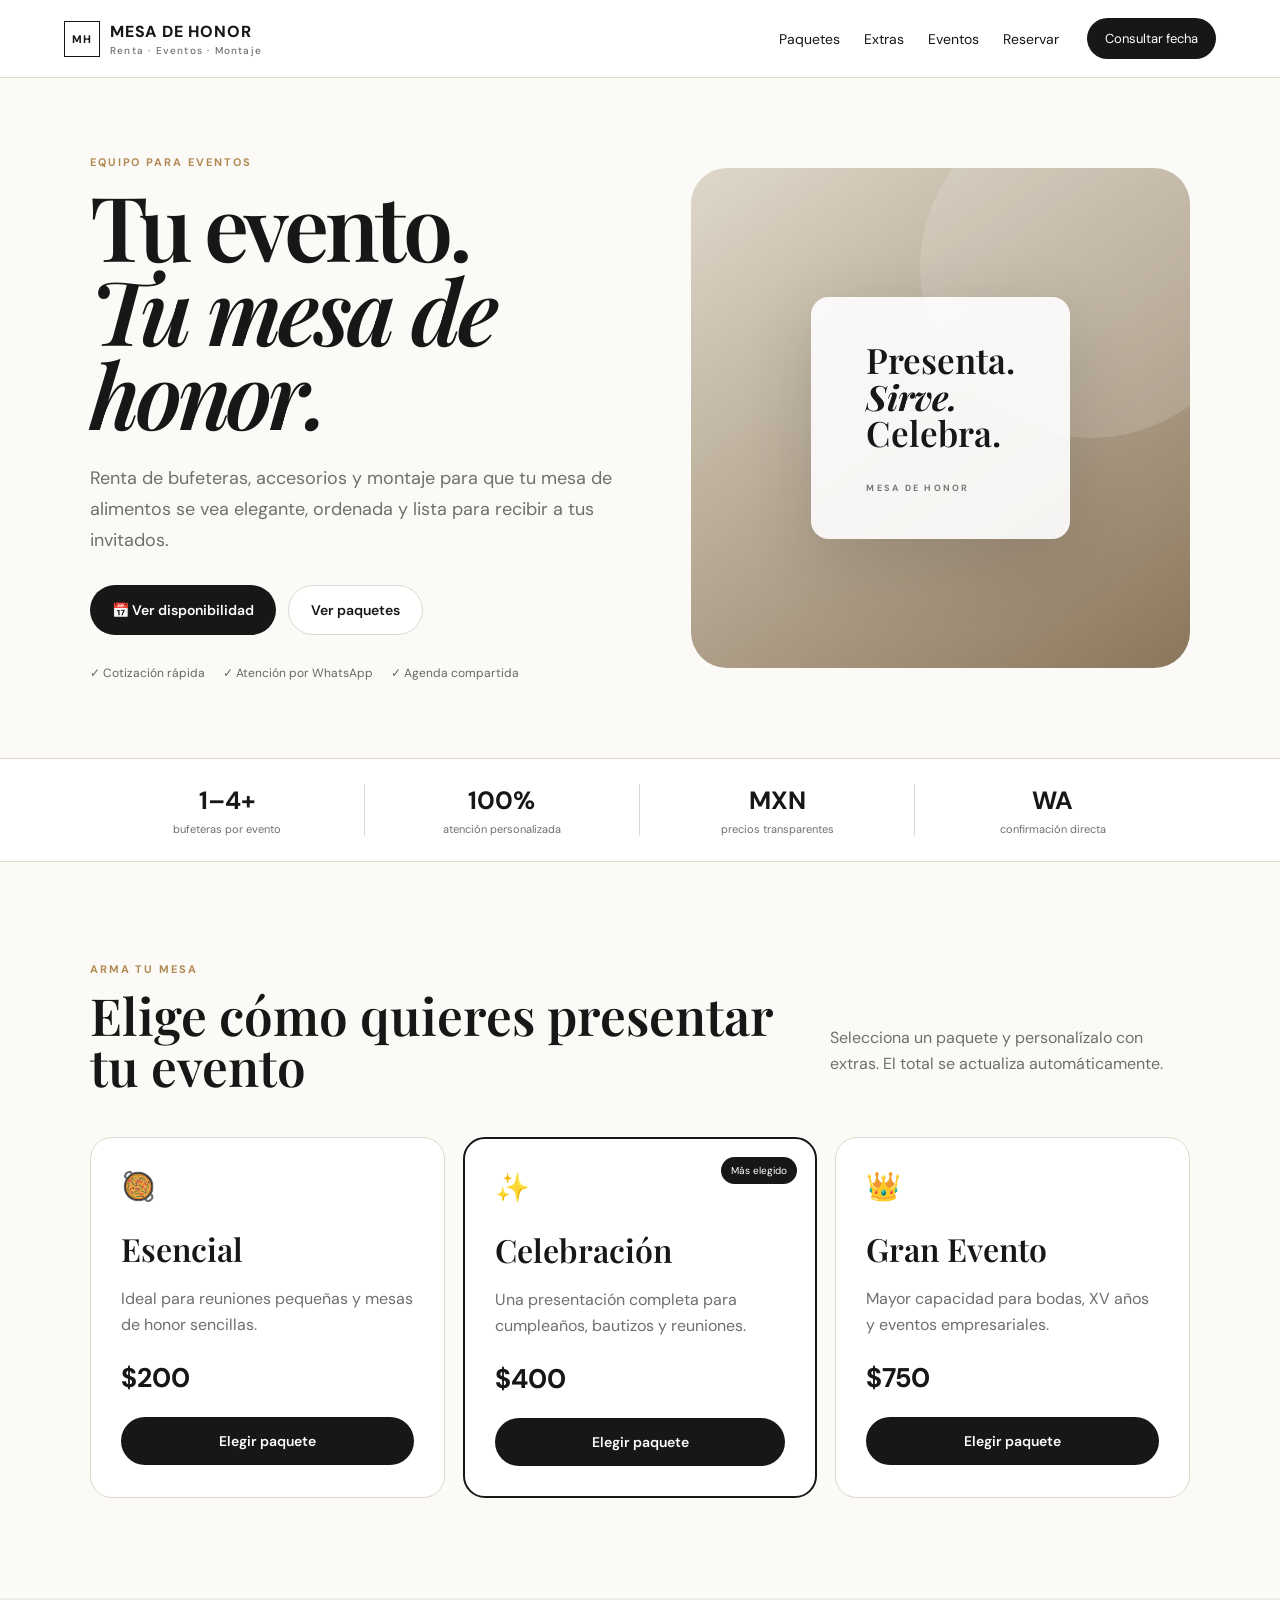
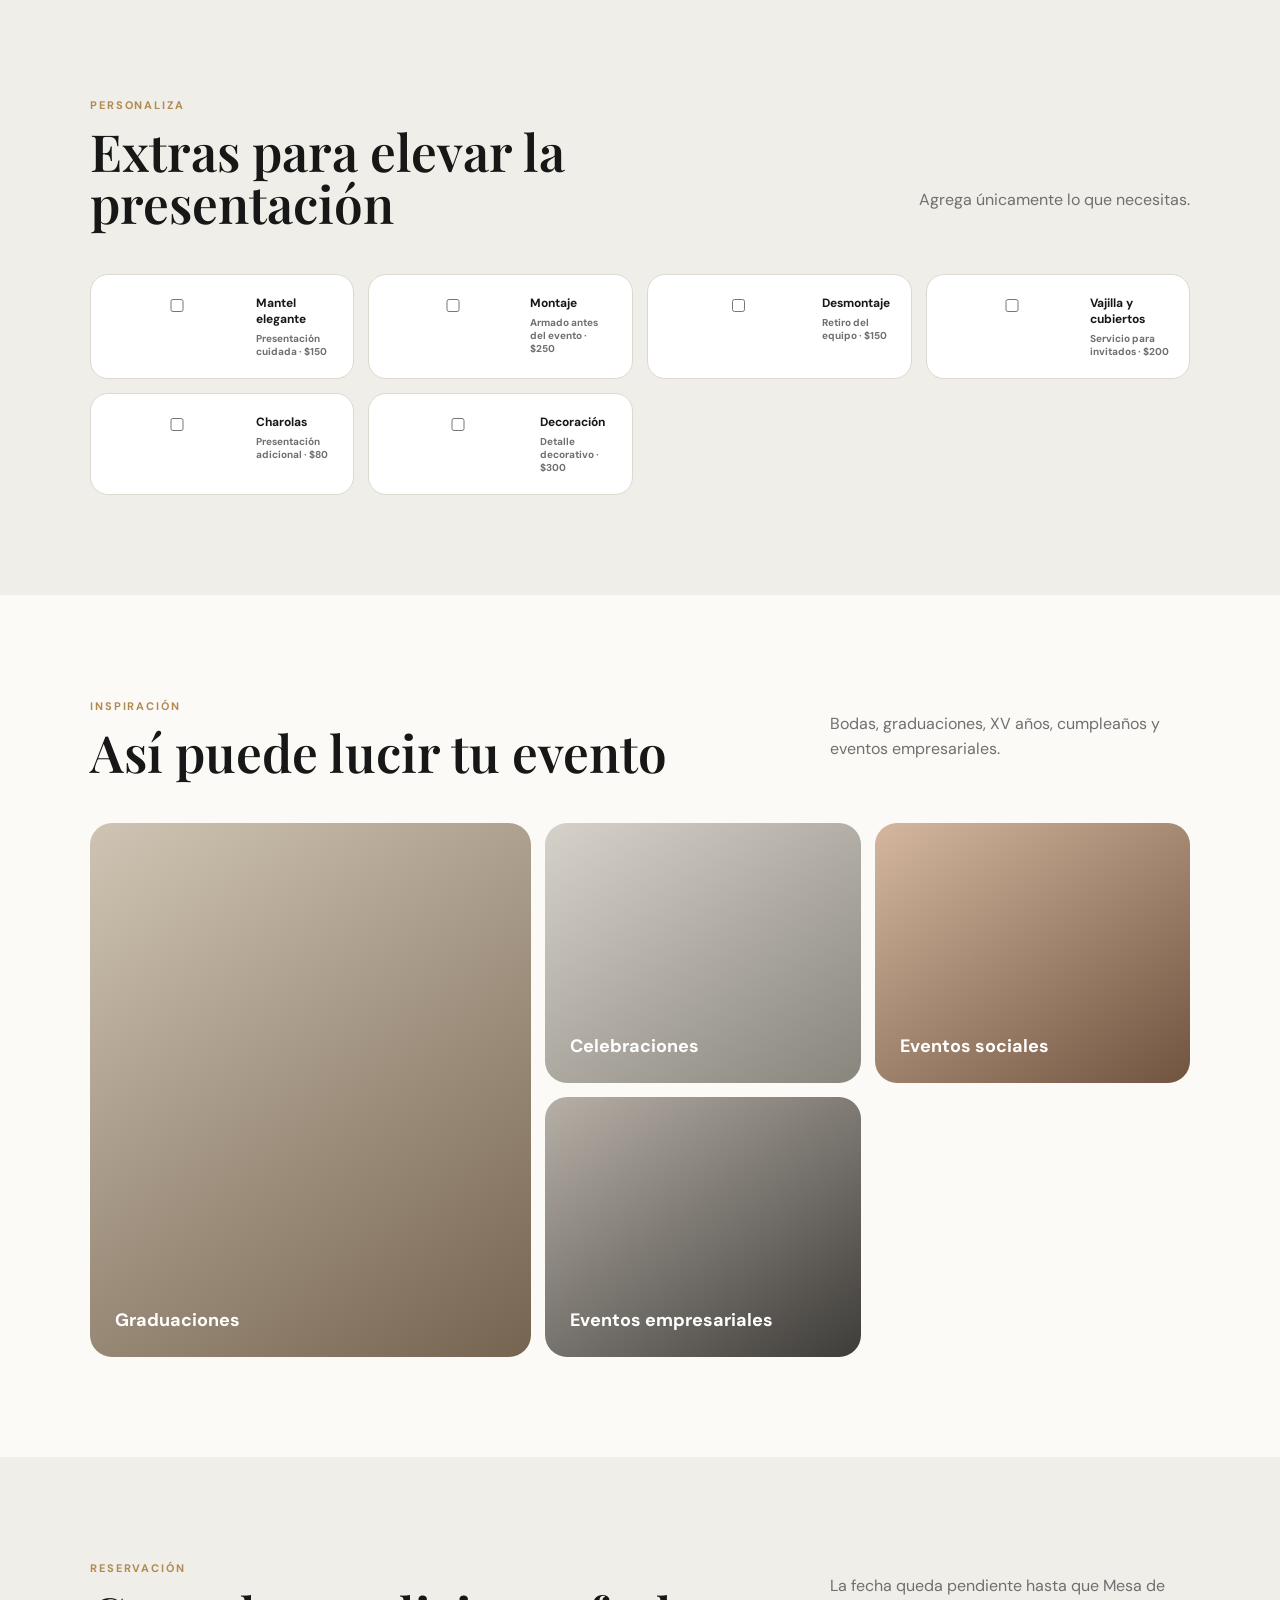
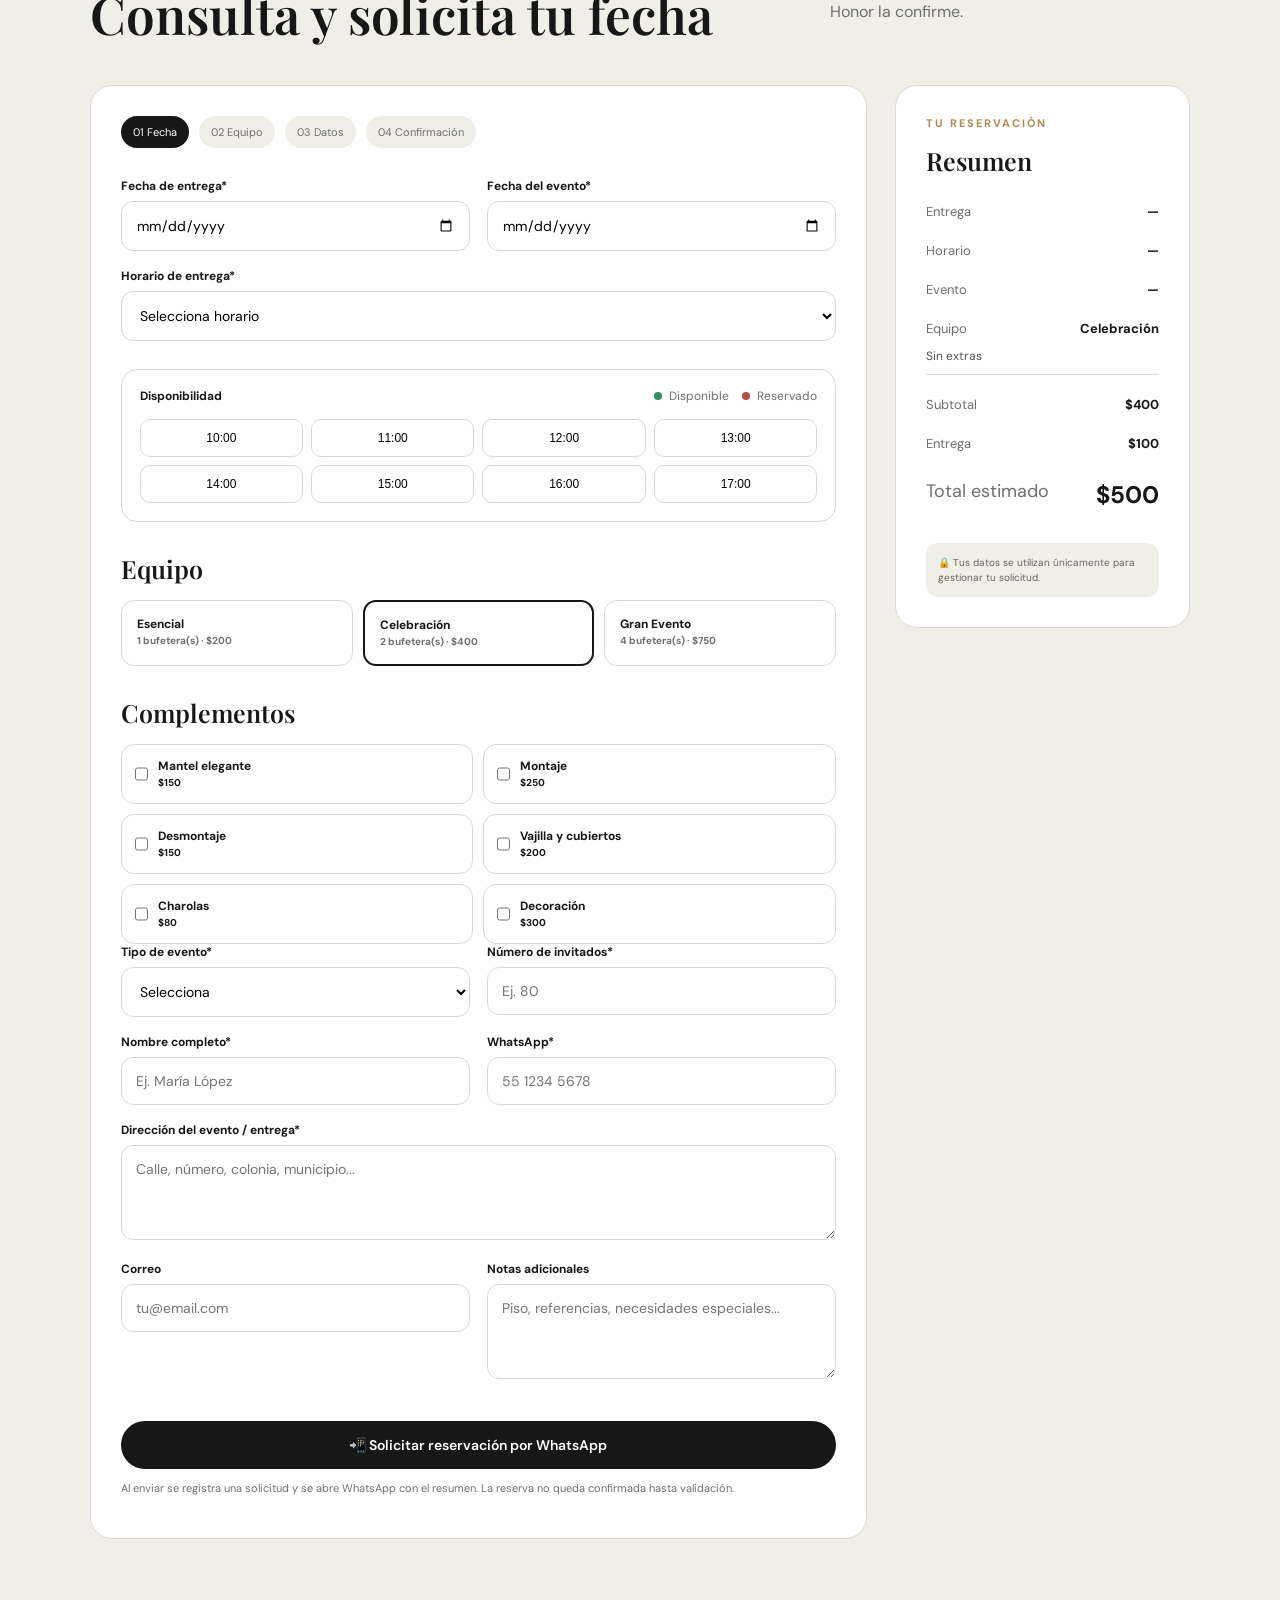
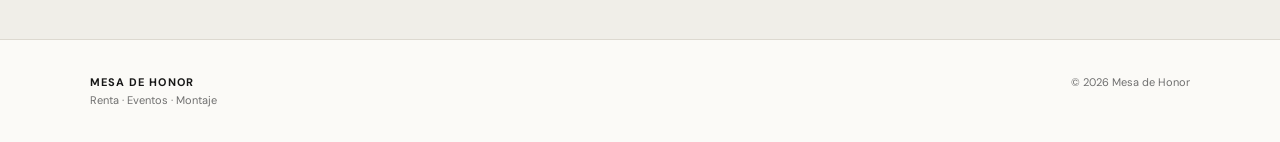
<file: index.html>
<!doctype html>
<html lang="es-MX">
<head>
  <meta charset="utf-8">
  <meta name="viewport" content="width=device-width, initial-scale=1">
  <meta name="theme-color" content="#151515">
  <meta name="description" content="Mesa de Honor — renta de bufeteras, accesorios y montaje para eventos.">
  <title>Mesa de Honor | Renta de Bufeteras</title>
  <link rel="stylesheet" href="css/styles.css">
</head>
<body>
<header class="site-header">
  <a class="brand" href="#inicio"><span class="brand-mark">MH</span><span>MESA DE HONOR<small>Renta · Eventos · Montaje</small></span></a>
  <nav>
    <a href="#paquetes">Paquetes</a><a href="#extras">Extras</a><a href="#galeria">Eventos</a><a href="#reservar">Reservar</a>
  </nav>
  <a class="header-cta" href="#reservar">Consultar fecha</a>
</header>

<main>
<section id="inicio" class="hero">
  <div class="hero-copy">
    <p class="eyebrow">EQUIPO PARA EVENTOS</p>
    <h1>Tu evento.<br><em>Tu mesa de honor.</em></h1>
    <p class="lead">Renta de bufeteras, accesorios y montaje para que tu mesa de alimentos se vea elegante, ordenada y lista para recibir a tus invitados.</p>
    <div class="hero-actions"><a class="btn btn-dark" href="#reservar">📅 Ver disponibilidad</a><a class="btn btn-light" href="#paquetes">Ver paquetes</a></div>
    <div class="trust"><span>✓ Cotización rápida</span><span>✓ Atención por WhatsApp</span><span>✓ Agenda compartida</span></div>
  </div>
  <div class="hero-art"><div class="hero-card"><span>Presenta.</span><strong>Sirve.</strong><span>Celebra.</span><small>MESA DE HONOR</small></div></div>
</section>

<section class="stats"><div><b>1–4+</b><span>bufeteras por evento</span></div><div><b>100%</b><span>atención personalizada</span></div><div><b>MXN</b><span>precios transparentes</span></div><div><b>WA</b><span>confirmación directa</span></div></section>

<section id="paquetes" class="section">
  <div class="section-head"><div><p class="eyebrow">ARMA TU MESA</p><h2>Elige cómo quieres presentar tu evento</h2></div><p>Selecciona un paquete y personalízalo con extras. El total se actualiza automáticamente.</p></div>
  <div id="packageGrid" class="cards"></div>
</section>

<section id="extras" class="section alt">
  <div class="section-head"><div><p class="eyebrow">PERSONALIZA</p><h2>Extras para elevar la presentación</h2></div><p>Agrega únicamente lo que necesitas.</p></div>
  <div id="extraGrid" class="extra-grid"></div>
</section>

<section id="galeria" class="section">
  <div class="section-head"><div><p class="eyebrow">INSPIRACIÓN</p><h2>Así puede lucir tu evento</h2></div><p>Bodas, graduaciones, XV años, cumpleaños y eventos empresariales.</p></div>
  <div class="gallery">
    <div class="gallery-card g1"><span>Graduaciones</span></div>
    <div class="gallery-card g2"><span>Celebraciones</span></div>
    <div class="gallery-card g3"><span>Eventos sociales</span></div>
    <div class="gallery-card g4"><span>Eventos empresariales</span></div>
  </div>
</section>

<section id="reservar" class="booking section alt">
  <div class="section-head"><div><p class="eyebrow">RESERVACIÓN</p><h2>Consulta y solicita tu fecha</h2></div><p>La fecha queda pendiente hasta que Mesa de Honor la confirme.</p></div>
  <div class="booking-layout">
    <form id="bookingForm" class="booking-form">
      <div class="steps"><span class="active">01 Fecha</span><span>02 Equipo</span><span>03 Datos</span><span>04 Confirmación</span></div>
      <div class="form-grid">
        <label>Fecha de entrega*<input id="deliveryDate" type="date" required></label>
        <label>Fecha del evento*<input id="eventDate" type="date" required></label>
        <label class="full">Horario de entrega*
          <select id="time" required><option value="">Selecciona horario</option></select>
        </label>
      </div>
      <div class="availability"><div class="availability-head"><b>Disponibilidad</b><span><i class="dot free"></i> Disponible <i class="dot busy"></i> Reservado</span></div><div id="availabilityGrid" class="time-grid"></div></div>
      <h3>Equipo</h3><div id="bookingPackages" class="mini-options"></div>
      <h3>Complementos</h3><div id="bookingExtras" class="check-grid"></div>
      <div class="form-grid">
        <label>Tipo de evento*<select id="eventType" required><option value="">Selecciona</option><option>Boda</option><option>XV años</option><option>Graduación</option><option>Cumpleaños</option><option>Bautizo</option><option>Evento empresarial</option><option>Otro</option></select></label>
        <label>Número de invitados*<input id="guests" type="number" min="1" placeholder="Ej. 80" required></label>
        <label>Nombre completo*<input id="name" required placeholder="Ej. María López"></label>
        <label>WhatsApp*<input id="phone" required placeholder="55 1234 5678"></label>
        <label class="full">Dirección del evento / entrega*<textarea id="address" required placeholder="Calle, número, colonia, municipio..."></textarea></label>
        <label>Correo<input id="email" type="email" placeholder="tu@email.com"></label>
        <label>Notas adicionales<textarea id="notes" placeholder="Piso, referencias, necesidades especiales..."></textarea></label>
      </div>
      <button class="btn btn-dark full-btn" type="submit">📲 Solicitar reservación por WhatsApp</button>
      <p class="form-note">Al enviar se registra una solicitud y se abre WhatsApp con el resumen. La reserva no queda confirmada hasta validación.</p>
    </form>

    <aside class="summary">
      <div class="summary-sticky"><p class="eyebrow">TU RESERVACIÓN</p><h3>Resumen</h3>
        <div class="summary-row"><span>Entrega</span><b id="sDate">—</b></div><div class="summary-row"><span>Horario</span><b id="sTime">—</b></div><div class="summary-row"><span>Evento</span><b id="sEvent">—</b></div><div class="summary-row"><span>Equipo</span><b id="sPackage">—</b></div>
        <div id="sExtras" class="summary-list"></div><hr>
        <div class="money"><span>Subtotal</span><b id="subtotal">$0 MXN</b></div><div class="money"><span>Entrega</span><b id="delivery">$0 MXN</b></div><div class="money total"><span>Total estimado</span><b id="total">$0 MXN</b></div>
        <div class="security">🔒 Tus datos se utilizan únicamente para gestionar tu solicitud.</div>
      </div>
    </aside>
  </div>
</section>
</main>

<footer><div><b>MESA DE HONOR</b><span>Renta · Eventos · Montaje</span></div><span>© <span id="year"></span> Mesa de Honor</span></footer>
<div id="toast" class="toast"></div>
<script src="js/config.js"></script><script src="js/app.js"></script>
</body>
</html>
</file>
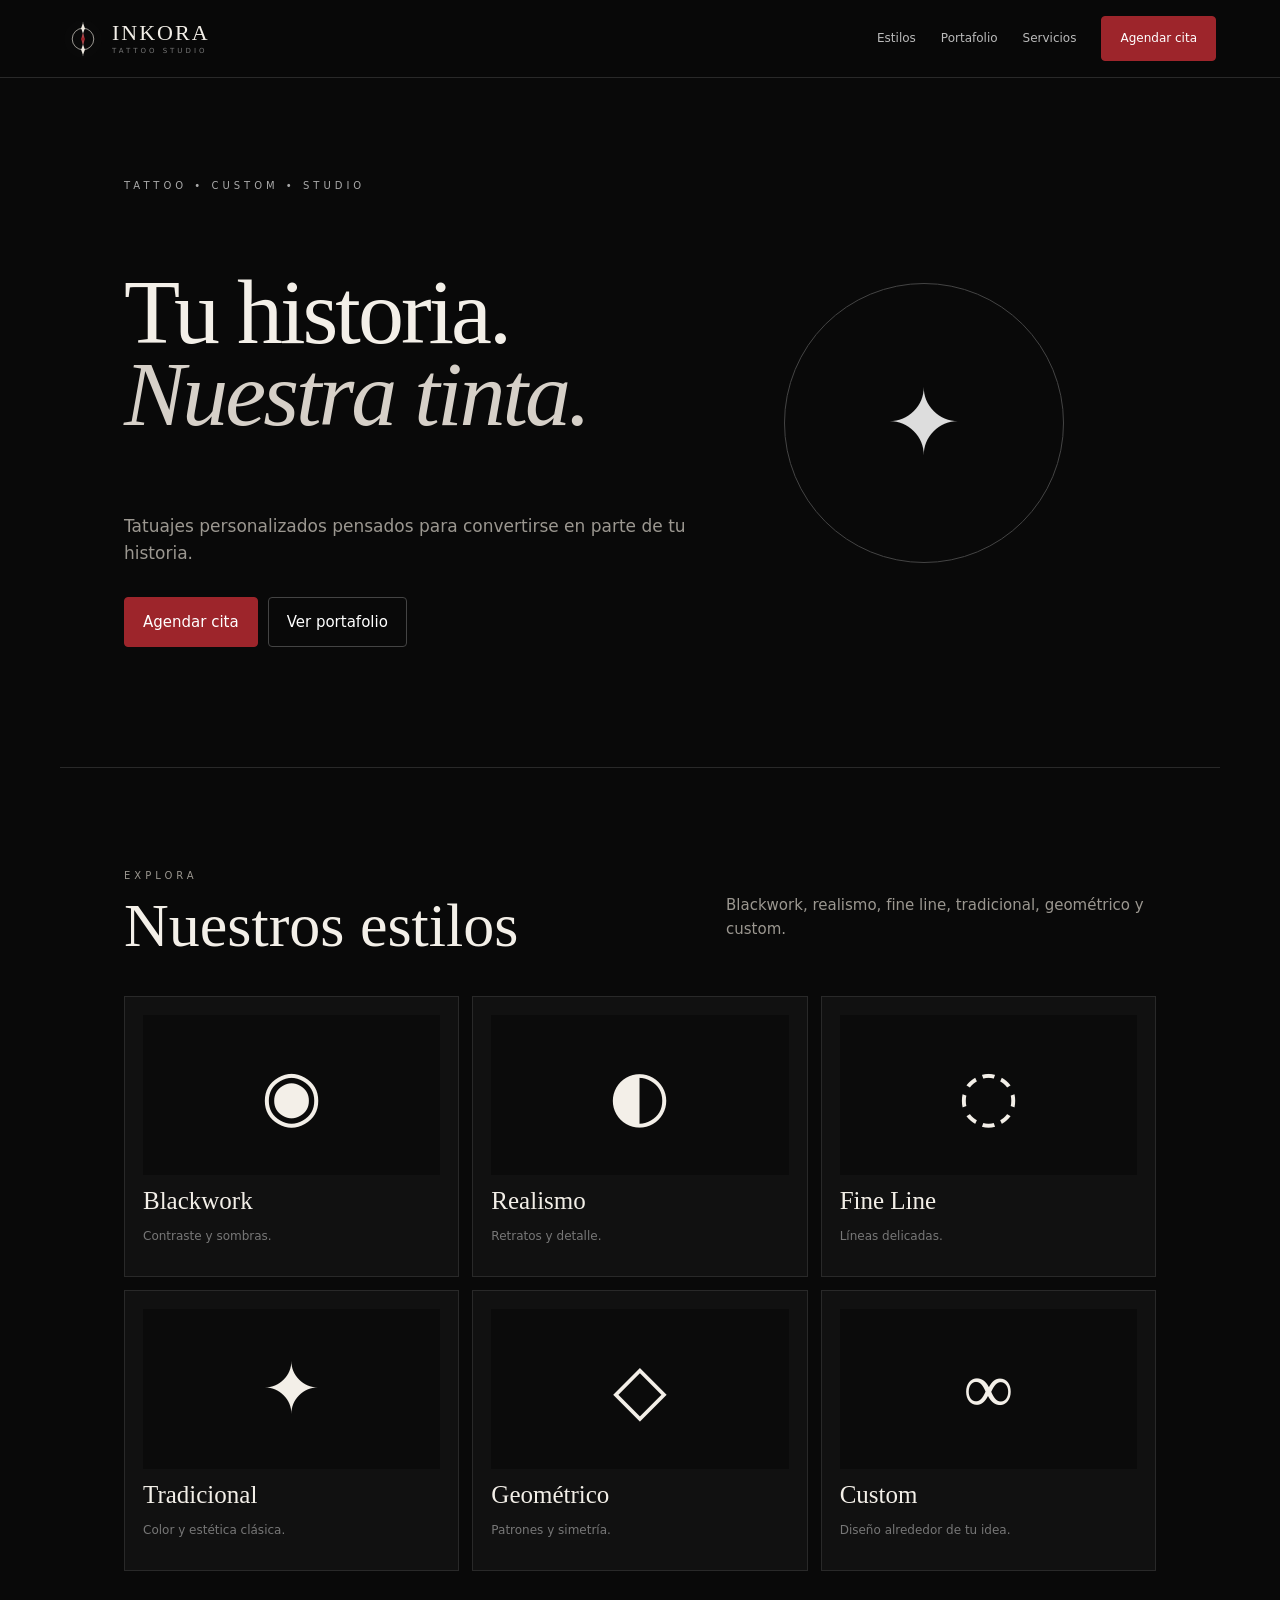
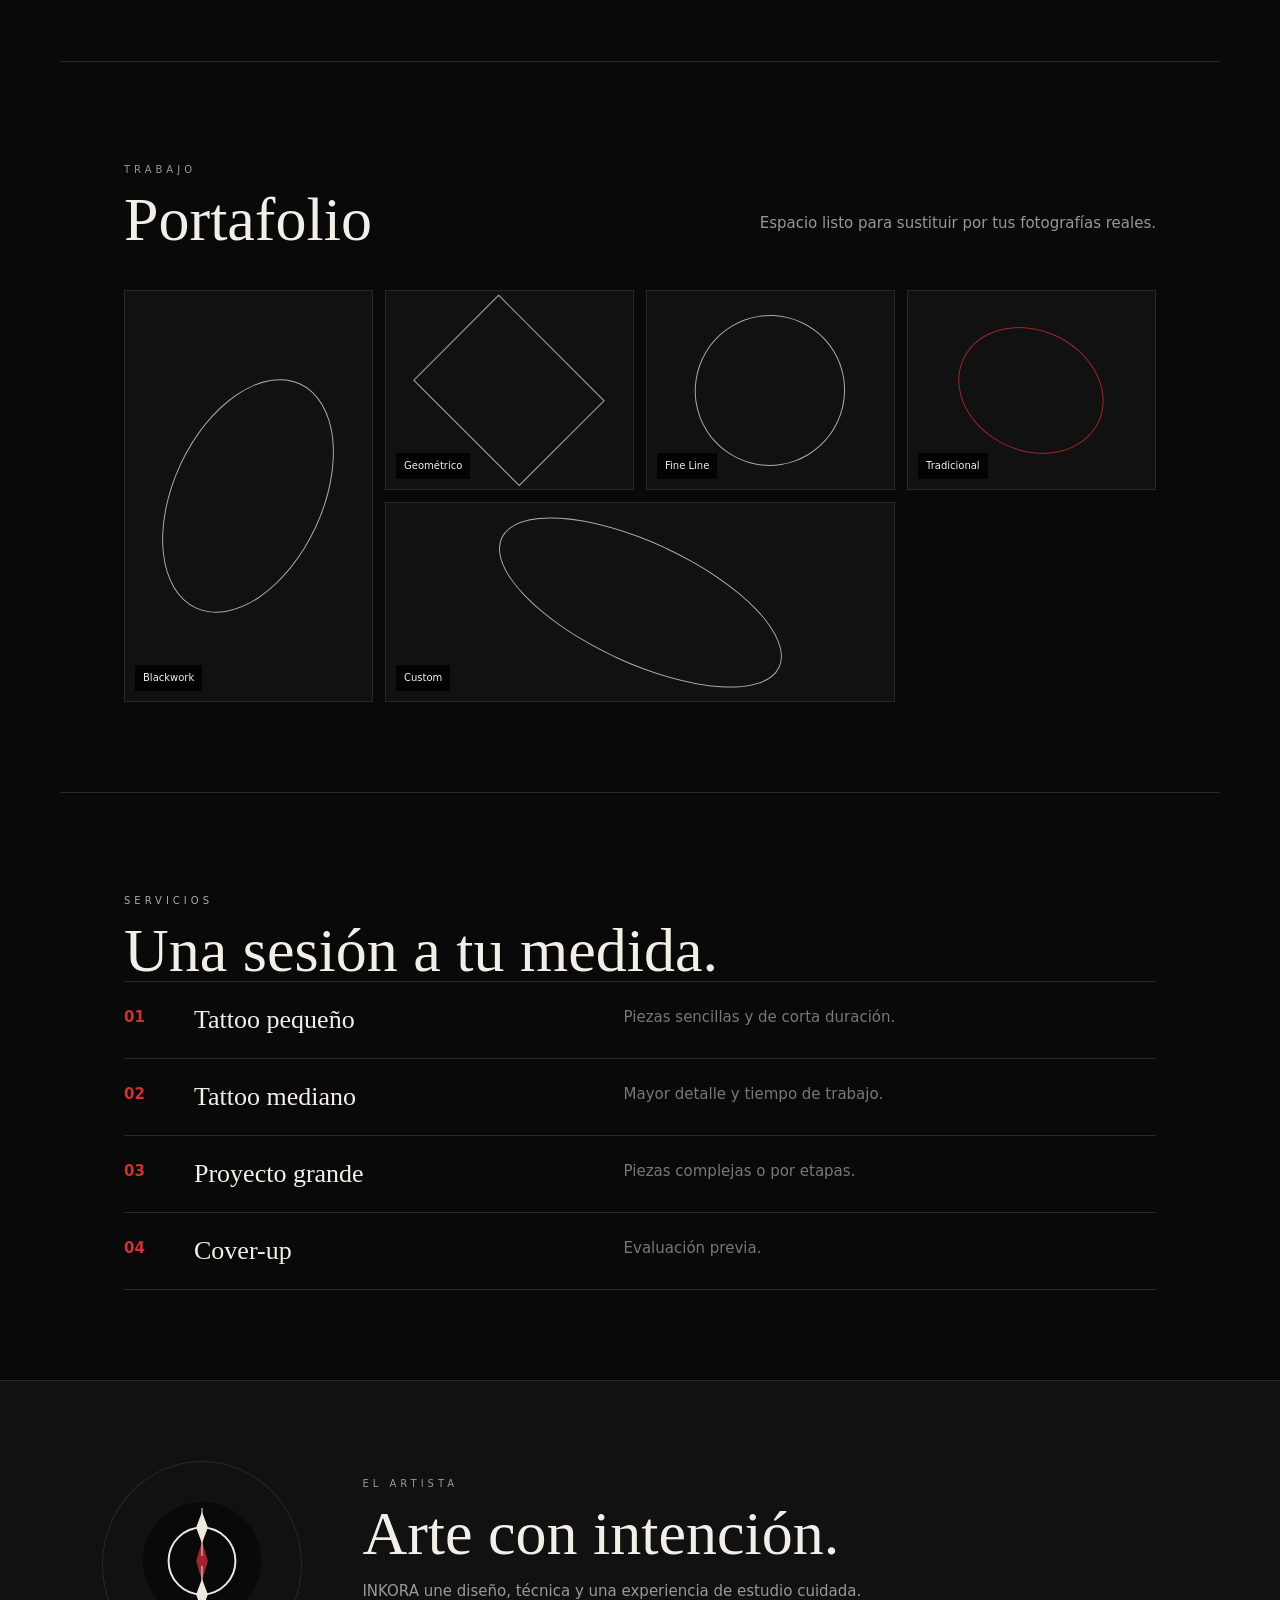
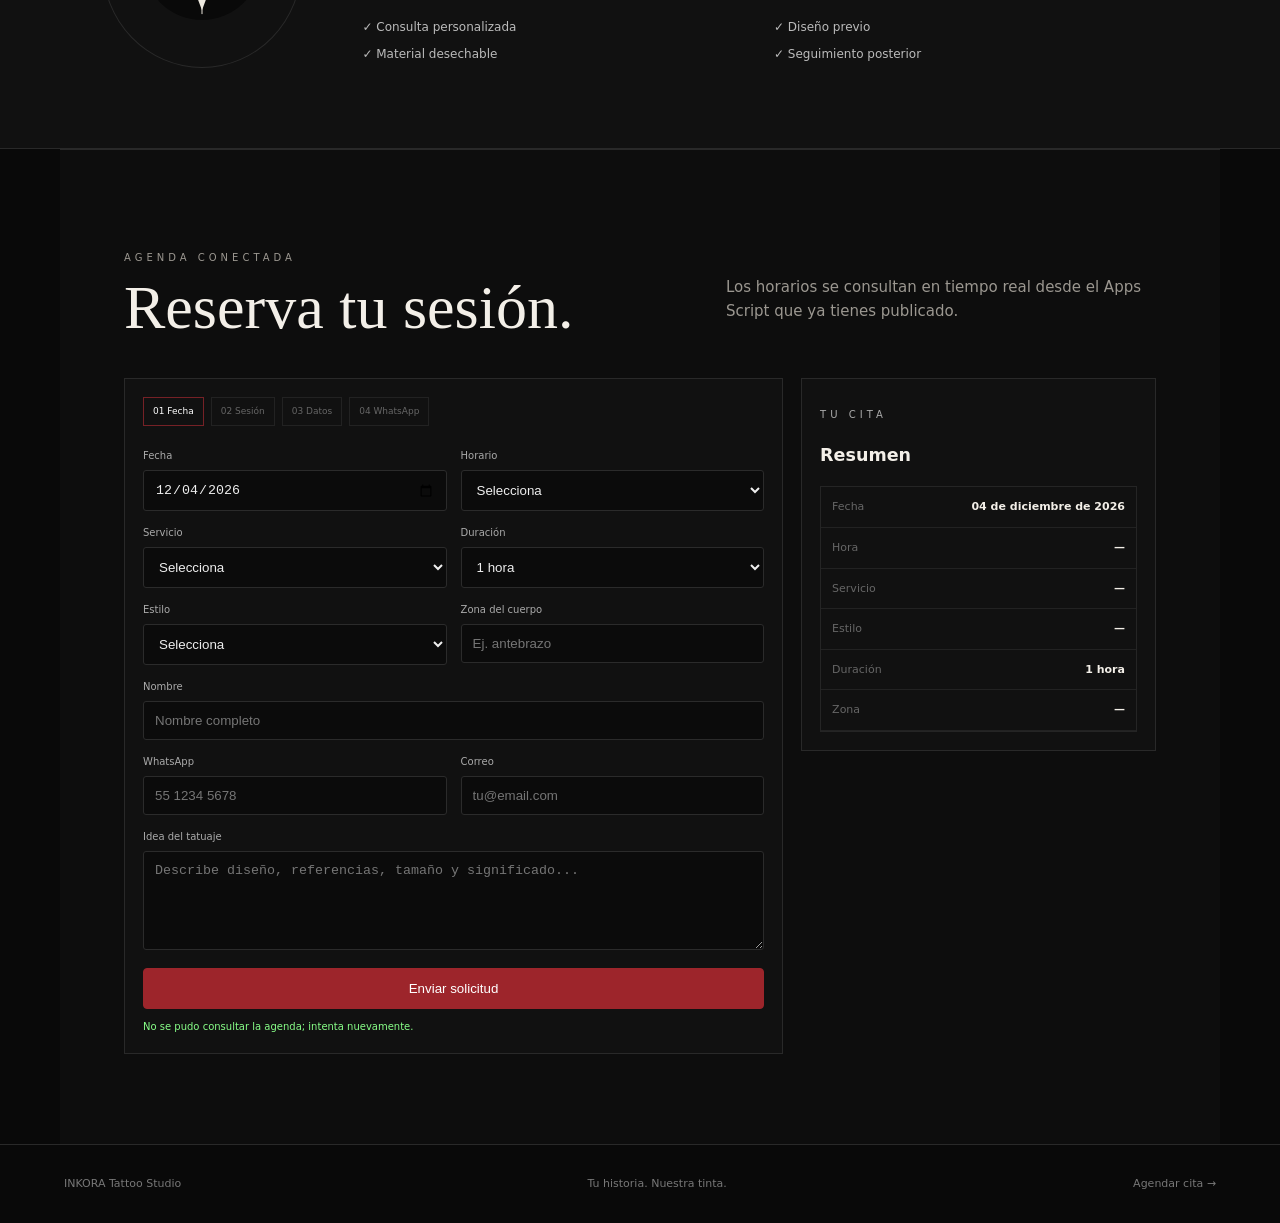
<file: inkora-v2/index.html>
<!doctype html><html lang="es"><head><meta charset="utf-8"><meta name="viewport" content="width=device-width,initial-scale=1"><title>INKORA — Tattoo Studio</title><link rel="icon" href="../inkora/logo.svg"><style>:root{--b:#090909;--p:#111;--t:#f3efe8;--m:#9b9790;--l:#292929;--r:#9d252b;--s:Georgia,'Times New Roman',serif}*{box-sizing:border-box}html{scroll-behavior:smooth}body{margin:0;background:var(--b);color:var(--t);font:15px/1.6 system-ui,sans-serif}a{color:inherit;text-decoration:none}.nav{position:sticky;top:0;z-index:9;background:#090909ed;backdrop-filter:blur(12px);border-bottom:1px solid var(--l);padding:16px 5%;display:flex;justify-content:space-between;align-items:center}.brand{display:flex;gap:10px;align-items:center}.brand img{width:38px}.brand b{display:block;font:22px var(--s);letter-spacing:2px}.brand small{display:block;color:#777;font-size:7px;letter-spacing:3px}.navlinks{display:flex;gap:25px;align-items:center;font-size:12px;color:#bbb}.cta,.btn{background:var(--r);border:1px solid var(--r);color:#fff;padding:12px 18px;border-radius:4px}.menu{display:none;background:none;border:0;color:#fff;font-size:24px}.hero,.section{max-width:1160px;margin:auto;padding:90px 5%}.hero{min-height:650px;display:grid;grid-template-columns:1.1fr .9fr;align-items:center}.ey{font-size:10px;letter-spacing:4px;color:#aaa}.hero h1{font:400 clamp(55px,8vw,92px)/.9 var(--s);letter-spacing:-3px}.hero h1 em{color:#d6d0c8}.lead{max-width:570px;color:var(--m);font-size:17px}.actions{display:flex;gap:10px;margin:30px 0}.ghost{background:transparent;border-color:#444}.symbol{height:350px;display:grid;place-items:center}.ring{width:280px;height:280px;border:1px solid #444;border-radius:50%;position:relative}.ring:after{content:'✦';position:absolute;inset:0;display:grid;place-items:center;font:90px var(--s);color:#ddd}.section{border-top:1px solid var(--l)}h2{font:400 clamp(40px,5vw,62px)/1 var(--s);margin:0}.head{display:flex;justify-content:space-between;gap:30px;align-items:end;margin-bottom:40px}.head p{max-width:430px;color:var(--m)}.grid{display:grid;grid-template-columns:repeat(3,1fr);gap:13px}.card,.form,.summary{background:var(--p);border:1px solid var(--l);padding:18px}.art{height:160px;background:#0b0b0b;display:grid;place-items:center;font:70px var(--s)}.card h3{font:25px var(--s);font-weight:400;margin:12px 0 4px}.card p{font-size:12px;color:#777}.portfolio{display:grid;grid-template-columns:repeat(4,1fr);grid-auto-rows:200px;gap:12px}.piece{background:#111;border:1px solid var(--l);display:grid;place-items:center;position:relative;overflow:hidden}.piece:before{content:'';width:60%;height:60%;border:1px solid #aaa;border-radius:50%;transform:rotate(25deg)}.piece:nth-child(2):before{transform:rotate(45deg);border-radius:0}.piece:nth-child(3):before{height:75%;border-radius:50%}.piece:nth-child(4):before{border-color:var(--r)}.piece span{position:absolute;bottom:10px;left:10px;background:#000c;padding:5px 8px;font-size:10px}.wide{grid-column:span 2}.tall{grid-row:span 2}.rows{border-top:1px solid var(--l)}.row{display:grid;grid-template-columns:50px 1fr 1.3fr;gap:20px;padding:23px 0;border-bottom:1px solid var(--l)}.row b{color:#c33}.row h3{font:26px var(--s);font-weight:400;margin:0}.row p{color:#777;margin:0}.artist{background:#111;border-block:1px solid var(--l);padding:80px 8%;display:grid;grid-template-columns:200px 1fr;gap:60px;align-items:center}.artistmark{border:1px solid #292929;border-radius:50%;padding:40px}.artist p{color:#999}.checks{display:grid;grid-template-columns:1fr 1fr;gap:8px;color:#bbb;font-size:12px}.booking{background:#0d0d0d}.bookinggrid{display:grid;grid-template-columns:1.3fr .7fr;gap:18px}.steps{display:flex;gap:7px;overflow:auto;margin-bottom:22px}.steps span{padding:6px 9px;border:1px solid #222;color:#666;font-size:9px;white-space:nowrap}.steps .on{color:#fff;border-color:#762126}.fields{display:grid;grid-template-columns:1fr 1fr;gap:14px}label{font-size:10px;color:#aaa;display:flex;flex-direction:column;gap:6px}.full{grid-column:1/-1}input,select,textarea{background:#0b0b0b;border:1px solid #2b2b2b;color:#eee;padding:11px;border-radius:3px}button{cursor:pointer}.submit{width:100%;margin-top:18px}.summary{position:sticky;top:90px;align-self:start}.sum{border:1px solid #252525}.sum div{display:flex;justify-content:space-between;padding:11px;border-bottom:1px solid #222;font-size:11px}.sum span{color:#666}.msg{color:#c9c4bc;font-size:11px;margin-top:10px}.status{font-size:10px;color:#8f8;margin-top:10px}footer{border-top:1px solid var(--l);padding:30px 5%;display:flex;justify-content:space-between;color:#777;font-size:11px}@media(max-width:800px){.navlinks{display:none}.menu{display:block}.nav.open .navlinks{display:flex;position:absolute;top:70px;left:0;right:0;background:#090909;padding:20px 5%;flex-direction:column}.hero,.bookinggrid{grid-template-columns:1fr}.symbol{height:240px}.grid{grid-template-columns:1fr 1fr}.portfolio{grid-template-columns:1fr 1fr}.wide{grid-column:span 2}.artist{grid-template-columns:1fr;padding:60px 5%}.summary{position:static}.row{grid-template-columns:45px 1fr}.row p{grid-column:2}.fields{grid-template-columns:1fr}.full{grid-column:auto}}@media(max-width:520px){.grid,.portfolio{grid-template-columns:1fr}.wide{grid-column:auto}.tall{grid-row:auto}.checks{grid-template-columns:1fr}footer{display:block}}
</style></head><body><header class="nav"><a class="brand" href="#inicio"><img src="../inkora/logo.svg"><span><b>INKORA</b><small>TATTOO STUDIO</small></span></a><button class="menu" id="menu">☰</button><nav class="navlinks"><a href="#estilos">Estilos</a><a href="#portafolio">Portafolio</a><a href="#servicios">Servicios</a><a href="#agenda" class="cta">Agendar cita</a></nav></header><main><section class="hero" id="inicio"><div><p class="ey">TATTOO • CUSTOM • STUDIO</p><h1>Tu historia.<br><em>Nuestra tinta.</em></h1><p class="lead">Tatuajes personalizados pensados para convertirse en parte de tu historia.</p><div class="actions"><a class="btn" href="#agenda">Agendar cita</a><a class="btn ghost" href="#portafolio">Ver portafolio</a></div></div><div class="symbol"><div class="ring"></div></div></section><section class="section" id="estilos"><div class="head"><div><p class="ey">EXPLORA</p><h2>Nuestros estilos</h2></div><p>Blackwork, realismo, fine line, tradicional, geométrico y custom.</p></div><div class="grid"><article class="card"><div class="art">◉</div><h3>Blackwork</h3><p>Contraste y sombras.</p></article><article class="card"><div class="art">◐</div><h3>Realismo</h3><p>Retratos y detalle.</p></article><article class="card"><div class="art">◌</div><h3>Fine Line</h3><p>Líneas delicadas.</p></article><article class="card"><div class="art">✦</div><h3>Tradicional</h3><p>Color y estética clásica.</p></article><article class="card"><div class="art">◇</div><h3>Geométrico</h3><p>Patrones y simetría.</p></article><article class="card"><div class="art">∞</div><h3>Custom</h3><p>Diseño alrededor de tu idea.</p></article></div></section><section class="section" id="portafolio"><div class="head"><div><p class="ey">TRABAJO</p><h2>Portafolio</h2></div><p>Espacio listo para sustituir por tus fotografías reales.</p></div><div class="portfolio"><div class="piece tall"><span>Blackwork</span></div><div class="piece"><span>Geométrico</span></div><div class="piece"><span>Fine Line</span></div><div class="piece"><span>Tradicional</span></div><div class="piece wide"><span>Custom</span></div></div></section><section class="section" id="servicios"><p class="ey">SERVICIOS</p><h2>Una sesión a tu medida.</h2><div class="rows"><div class="row"><b>01</b><h3>Tattoo pequeño</h3><p>Piezas sencillas y de corta duración.</p></div><div class="row"><b>02</b><h3>Tattoo mediano</h3><p>Mayor detalle y tiempo de trabajo.</p></div><div class="row"><b>03</b><h3>Proyecto grande</h3><p>Piezas complejas o por etapas.</p></div><div class="row"><b>04</b><h3>Cover-up</h3><p>Evaluación previa.</p></div></div></section><section class="artist"><div class="artistmark"><img src="../inkora/logo.svg"></div><div><p class="ey">EL ARTISTA</p><h2>Arte con intención.</h2><p>INKORA une diseño, técnica y una experiencia de estudio cuidada.</p><div class="checks"><span>✓ Consulta personalizada</span><span>✓ Diseño previo</span><span>✓ Material desechable</span><span>✓ Seguimiento posterior</span></div></div></section><section class="section booking" id="agenda"><div class="head"><div><p class="ey">AGENDA CONECTADA</p><h2>Reserva tu sesión.</h2></div><p>Los horarios se consultan en tiempo real desde el Apps Script que ya tienes publicado.</p></div><div class="bookinggrid"><form class="form" id="form"><div class="steps"><span class="on">01 Fecha</span><span>02 Sesión</span><span>03 Datos</span><span>04 WhatsApp</span></div><div class="fields"><label>Fecha<input id="date" type="date" required></label><label>Horario<select id="time" required><option value="">Selecciona fecha</option></select></label><label>Servicio<select id="service" required><option value="">Selecciona</option><option>Tattoo pequeño</option><option>Tattoo mediano</option><option>Proyecto grande</option><option>Cover-up</option><option>Consulta</option></select></label><label>Duración<select id="duration"><option value="1">1 hora</option><option value="2">2 horas</option><option value="3">3 horas</option><option value="4">4 horas</option><option value="6">6 horas</option></select></label><label>Estilo<select id="style" required><option value="">Selecciona</option><option>Blackwork</option><option>Realismo</option><option>Fine Line</option><option>Tradicional</option><option>Geométrico</option><option>Custom</option></select></label><label>Zona del cuerpo<input id="zone" required placeholder="Ej. antebrazo"></label><label class="full">Nombre<input id="name" required placeholder="Nombre completo"></label><label>WhatsApp<input id="phone" required placeholder="55 1234 5678"></label><label>Correo<input id="email" type="email" placeholder="tu@email.com"></label><label class="full">Idea del tatuaje<textarea id="notes" required rows="5" placeholder="Describe diseño, referencias, tamaño y significado..."></textarea></label></div><button class="btn submit">Enviar solicitud</button><div class="msg" id="msg"></div><div class="status" id="status"></div></form><aside class="summary"><p class="ey">TU CITA</p><h3>Resumen</h3><div class="sum"><div><span>Fecha</span><b id="sd">—</b></div><div><span>Hora</span><b id="st">—</b></div><div><span>Servicio</span><b id="ss">—</b></div><div><span>Estilo</span><b id="sy">—</b></div><div><span>Duración</span><b id="su">1 hora</b></div><div><span>Zona</span><b id="sz">—</b></div></div></aside></div></section></main><footer><span>INKORA Tattoo Studio</span><span>Tu historia. Nuestra tinta.</span><a href="#agenda">Agendar cita →</a></footer><script>
const API='https://script.google.com/macros/s/AKfycbzd7AQ-Qqb8YJNDNasbkJ0zmqaxFMQFyymVhciLDcgbSWm7FQDuNvl9ni0o6dRF2mHCmQ/exec';const WA='';const HOURS=['10:00','11:00','12:00','13:00','14:00','15:00','16:00','17:00','18:00'];const $=x=>document.getElementById(x);let occupied={};
const d=new Date();d.setMinutes(d.getMinutes()-d.getTimezoneOffset());$('date').min=d.toISOString().slice(0,10);$('date').value=$('date').min;
function fmt(v){return v?new Date(v+'T12:00:00').toLocaleDateString('es-MX',{day:'2-digit',month:'long',year:'numeric'}):'—'}function dur(v){return v==='6'?'6 horas':(v||1)+' hora'+(v==='1'?'':'s')}
async function loadAvailability(){ $('status').textContent='Consultando agenda…';try{const r=await fetch(API+'?action=availability',{cache:'no-store'});occupied=await r.json();$('status').textContent='Agenda conectada ✓'}catch(e){occupied={};$('status').textContent='No se pudo consultar la agenda; intenta nuevamente.'}renderTimes()}
function freeBlock(date,time,hours){let i=HOURS.indexOf(time);if(i<0)return false;for(let n=0;n<Number(hours);n++){let h=HOURS[i+n];if(!h||occupied[date+'|'+h])return false}return true}
function renderTimes(){let date=$('date').value, hours=$('duration').value;$('time').innerHTML='<option value="">Selecciona</option>';HOURS.forEach(h=>{let o=document.createElement('option');o.value=h;o.textContent=freeBlock(date,h,hours)?h:h+' — No disponible';o.disabled=!freeBlock(date,h,hours);$('time').appendChild(o)});summary()}
function summary(){$('sd').textContent=fmt($('date').value);$('st').textContent=$('time').value||'—';$('ss').textContent=$('service').value||'—';$('sy').textContent=$('style').value||'—';$('su').textContent=dur($('duration').value);$('sz').textContent=$('zone').value||'—'}
$('date').onchange=renderTimes;$('duration').onchange=renderTimes;['time','service','style','zone'].forEach(id=>$(id).oninput=summary);
$('form').onsubmit=async e=>{e.preventDefault();let data={date:$('date').value,time:$('time').value,service:$('service').value,duration:$('duration').value,style:$('style').value,zone:$('zone').value,name:$('name').value,phone:$('phone').value,email:$('email').value,notes:$('notes').value};if(!freeBlock(data.date,data.time,data.duration)){alert('Ese bloque ya no está disponible. Actualiza la agenda.');return}let folio='INK-'+Date.now();let payload={folio,deliveryDate:data.date,eventDate:data.date,time:data.time,package:data.service,extras:data.style+' | Duración: '+dur(data.duration)+' | Zona: '+data.zone,eventType:'TATTOO',guests:1,name:data.name,phone:data.phone,address:'',email:data.email,notes:data.notes,subtotal:0,delivery:0,total:0,status:'PENDIENTE'};$('msg').textContent='Registrando solicitud…';try{let r=await fetch(API,{method:'POST',headers:{'Content-Type':'text/plain;charset=utf-8'},body:JSON.stringify(payload)});let j=await r.json();if(j.ok===false){alert('El horario acaba de ser ocupado. Actualiza la agenda.');await loadAvailability();return}}catch(e){$('msg').textContent='No fue posible registrar la solicitud. Revisa la conexión e inténtalo otra vez.';return}let text=`🖤 INKORA TATTOO STUDIO\n\nNueva solicitud de cita\n\nFolio: ${folio}\nCliente: ${data.name}\nFecha: ${fmt(data.date)}\nHora: ${data.time}\nServicio: ${data.service}\nEstilo: ${data.style}\nDuración: ${dur(data.duration)}\nZona: ${data.zone}\nWhatsApp: ${data.phone}\nCorreo: ${data.email||'No proporcionado'}\n\nIdea:\n${data.notes}`;$('msg').textContent='Solicitud registrada. Abriendo WhatsApp…';if(WA)window.open('https://wa.me/'+WA+'?text='+encodeURIComponent(text),'_blank');else navigator.clipboard?.writeText(text);$('status').textContent='Folio '+folio+' registrado ✓'}
$('menu').onclick=()=>document.querySelector('.nav').classList.toggle('open');loadAvailability();summary();
</script></body></html>
</file>
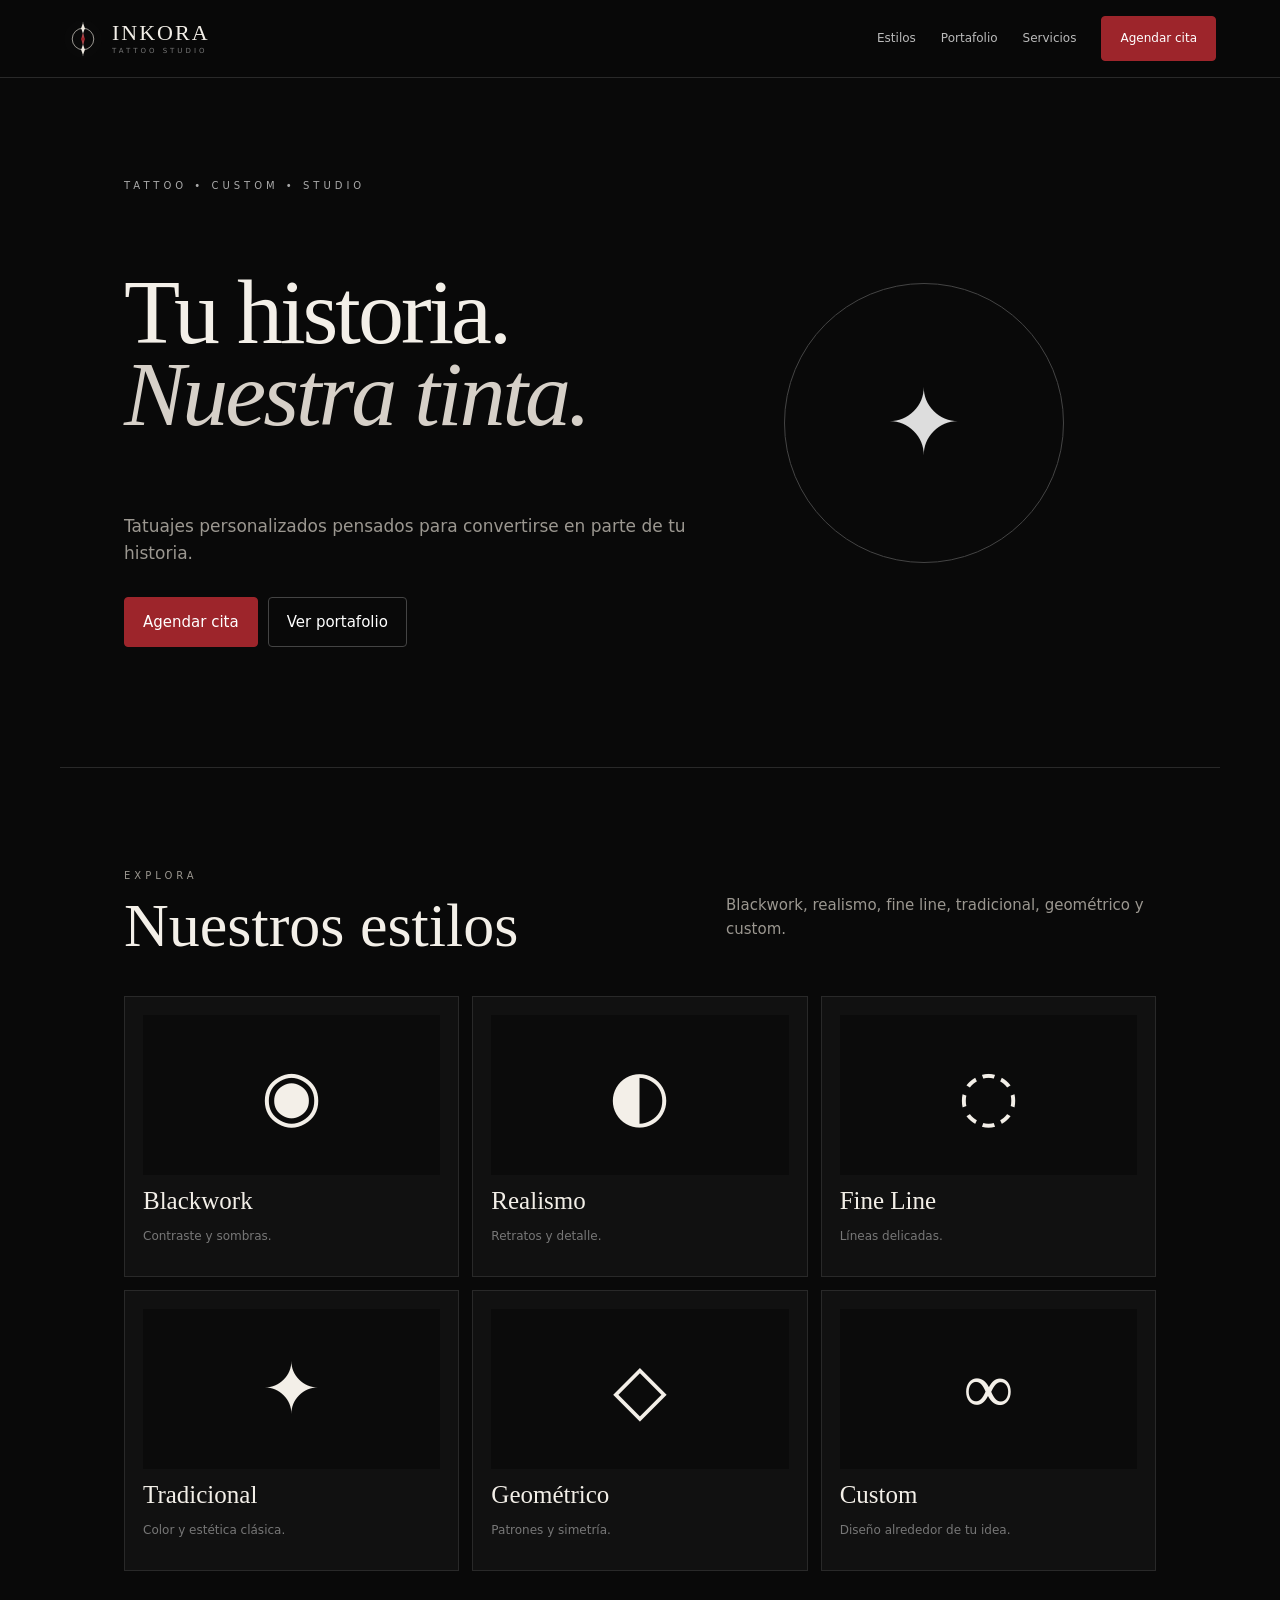
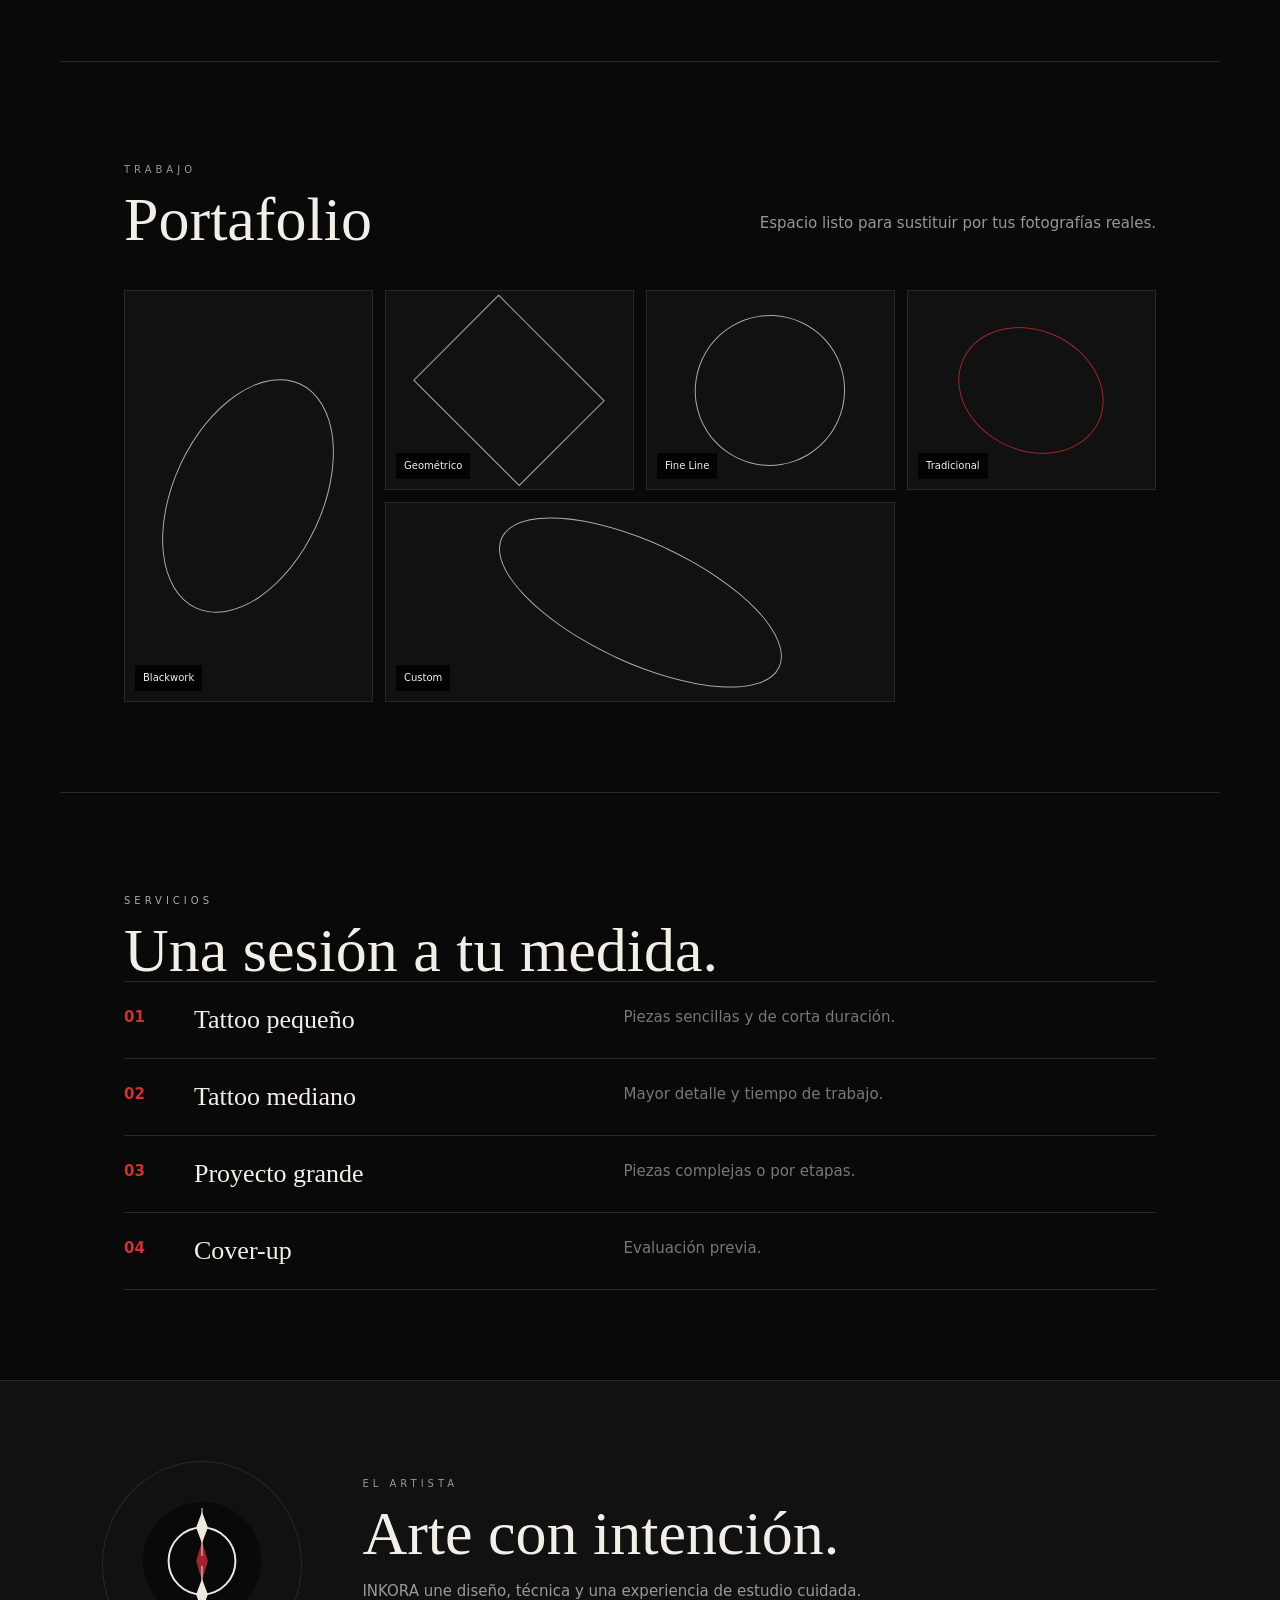
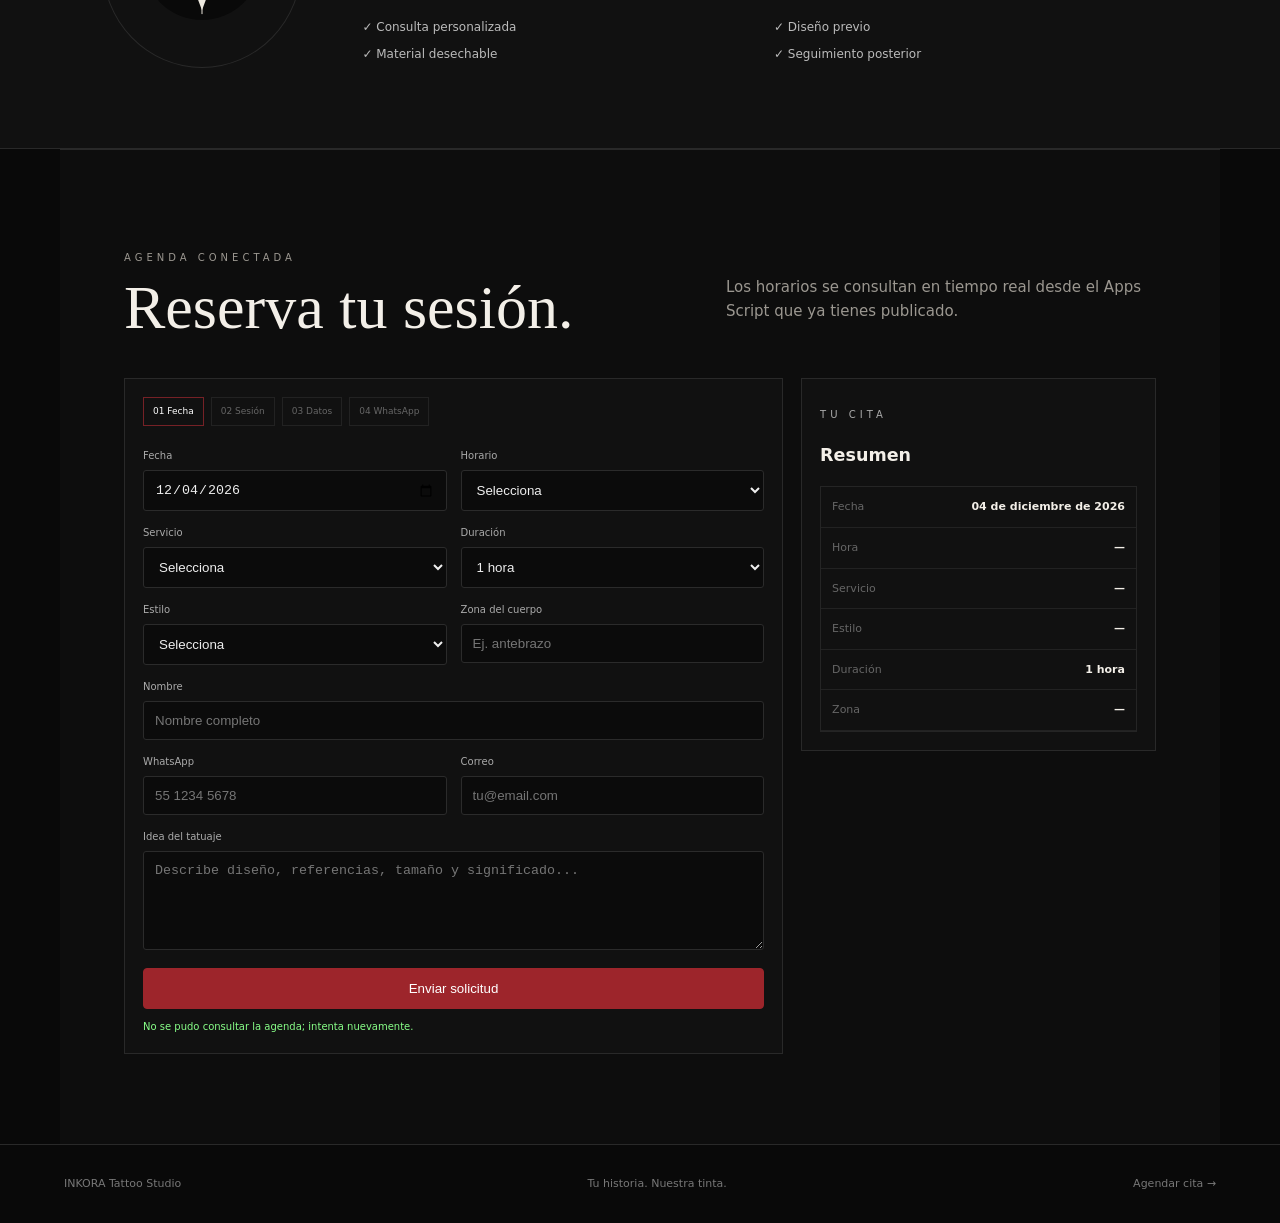
<file: inkora/index.html>
<!doctype html><html lang="es"><head><meta charset="utf-8"><meta name="viewport" content="width=device-width,initial-scale=1"><meta http-equiv="refresh" content="0;url=../inkora-v2/"><title>INKORA Tattoo Studio</title><link rel="canonical" href="../inkora-v2/"></head><body style="background:#090909;color:#fff;font-family:system-ui;text-align:center;padding:60px"><p>Abriendo INKORA V2…</p><p><a style="color:#fff" href="../inkora-v2/">Continuar</a></p></body></html>
</file>
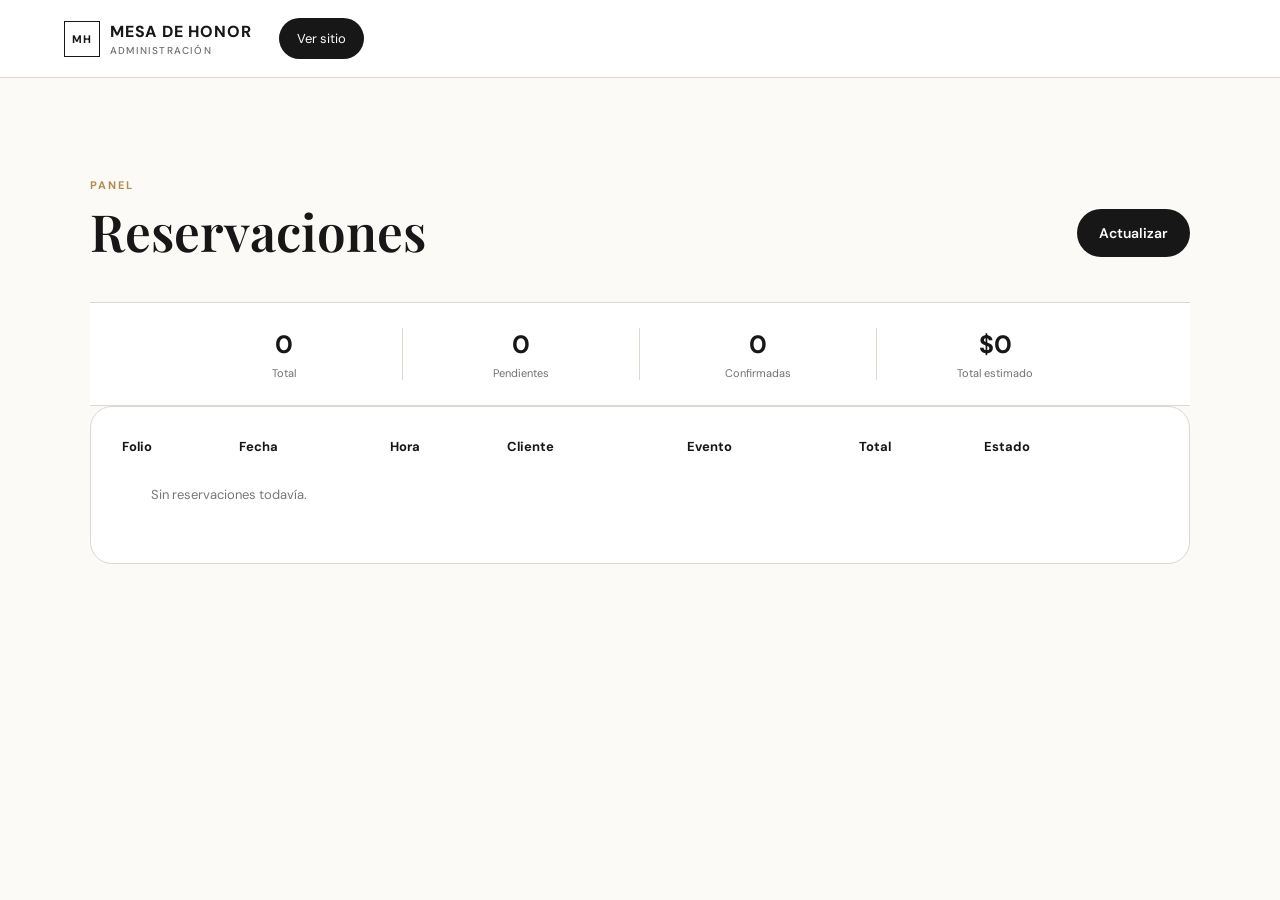
<file: admin.html>
<!doctype html>
<html lang="es-MX"><head><meta charset="utf-8"><meta name="viewport" content="width=device-width,initial-scale=1"><title>Mesa de Honor | Admin</title><link rel="stylesheet" href="css/styles.css"></head>
<body><header class="site-header"><a class="brand" href="index.html"><span class="brand-mark">MH</span><span>MESA DE HONOR<small>ADMINISTRACIÓN</small></span></a><a class="header-cta" href="index.html">Ver sitio</a></header>
<main class="section"><div class="section-head"><div><p class="eyebrow">PANEL</p><h2>Reservaciones</h2></div><button id="refresh" class="btn btn-dark">Actualizar</button></div>
<div id="stats" class="stats"></div><div class="booking-form" style="overflow:auto"><table style="width:100%;border-collapse:collapse;font-size:13px"><thead><tr><th align="left">Folio</th><th align="left">Fecha</th><th align="left">Hora</th><th align="left">Cliente</th><th align="left">Evento</th><th align="left">Total</th><th align="left">Estado</th></tr></thead><tbody id="rows"></tbody></table></div></main>
<script src="js/config.js"></script><script>
const C=window.MH_CONFIG,$=x=>document.getElementById(x),money=n=>new Intl.NumberFormat("es-MX",{style:"currency",currency:"MXN",maximumFractionDigits:0}).format(n);
async function load(){let data={};if(C.apiUrl){try{data=await (await fetch(C.apiUrl+"?action=reservations")).json()}catch{}}else data=JSON.parse(localStorage.getItem("mh_demo_reservations")||"{}");
let arr=Object.values(data),pending=arr.filter(x=>x.status==="PENDIENTE").length,confirmed=arr.filter(x=>x.status==="CONFIRMADA").length,total=arr.reduce((a,x)=>a+Number(x.total||0),0);
$("stats").innerHTML=`<div><b>${arr.length}</b><span>Total</span></div><div><b>${pending}</b><span>Pendientes</span></div><div><b>${confirmed}</b><span>Confirmadas</span></div><div><b>${money(total)}</b><span>Total estimado</span></div>`;
$("rows").innerHTML=arr.sort((a,b)=>String(b.createdAt).localeCompare(String(a.createdAt))).map(x=>`<tr><td>${x.folio}</td><td>${x.deliveryDate}</td><td>${x.time}</td><td>${x.name}</td><td>${x.eventType}</td><td>${money(x.total)}</td><td>${x.status}</td></tr>`).join("")||`<tr><td colspan="7" style="padding:30px;color:#777">Sin reservaciones todavía.</td></tr>`}
$("refresh").onclick=load;load();
</script></body></html>
</file>
<file: css/styles.css>
@import url('https://fonts.googleapis.com/css2?family=DM+Sans:wght@400;500;600;700&family=Playfair+Display:ital,wght@0,600;1,600&display=swap');
:root{--ink:#171717;--muted:#6f6f6f;--paper:#fbfaf7;--soft:#f0eee8;--line:#ddd9d0;--accent:#b18a52;--ok:#2f8f62;--danger:#b34d45;--radius:22px}
*{box-sizing:border-box}html{scroll-behavior:smooth}body{margin:0;background:var(--paper);color:var(--ink);font-family:"DM Sans",sans-serif}a{color:inherit;text-decoration:none}.site-header{height:78px;display:flex;align-items:center;gap:28px;padding:0 5%;border-bottom:1px solid var(--line);background:#fff;position:sticky;top:0;z-index:20}.brand{display:flex;align-items:center;gap:10px;font-weight:800;letter-spacing:.05em}.brand small{display:block;font-weight:500;color:var(--muted);font-size:10px;letter-spacing:.12em;margin-top:2px}.brand-mark{width:36px;height:36px;border:1px solid var(--ink);display:grid;place-items:center;font-size:11px}.site-header nav{display:flex;gap:24px;margin-left:auto;font-size:14px}.site-header nav a:hover{color:var(--accent)}.header-cta{background:var(--ink);color:white;border-radius:999px;padding:12px 18px;font-size:13px}.hero{min-height:680px;display:grid;grid-template-columns:1.05fr .95fr;padding:70px 7%;gap:50px;align-items:center}.hero-copy{max-width:700px}.eyebrow{font-size:11px;letter-spacing:.18em;font-weight:700;color:var(--accent);margin:0 0 14px}.hero h1{font:600 clamp(54px,7vw,100px)/.94 "Playfair Display",serif;margin:0 0 28px;letter-spacing:-.045em}.hero h1 em{font-weight:600}.lead{font-size:18px;line-height:1.7;color:var(--muted);max-width:610px}.hero-actions{display:flex;gap:12px;margin:30px 0}.btn{border:0;border-radius:999px;padding:15px 22px;font:600 14px "DM Sans";cursor:pointer;display:inline-flex;justify-content:center;align-items:center;gap:8px}.btn-dark{background:var(--ink);color:#fff}.btn-light{background:#fff;border:1px solid var(--line)}.trust{display:flex;gap:18px;flex-wrap:wrap;color:#666;font-size:12px}.hero-art{min-height:500px;border-radius:36px;background:linear-gradient(145deg,#dfd8ca,#8b765b);display:grid;place-items:center;position:relative;overflow:hidden}.hero-art:after{content:"";position:absolute;width:340px;height:340px;border-radius:50%;background:rgba(255,255,255,.14);right:-70px;top:-70px}.hero-card{position:relative;z-index:1;background:rgba(255,255,255,.9);padding:45px 55px;border-radius:18px;display:flex;flex-direction:column;font:600 35px/1.05 "Playfair Display";box-shadow:0 20px 70px #0002}.hero-card strong{font-style:italic}.hero-card small{font:700 9px "DM Sans";letter-spacing:.25em;margin-top:30px;color:#777}.stats{display:grid;grid-template-columns:repeat(4,1fr);border-top:1px solid var(--line);border-bottom:1px solid var(--line);padding:25px 7%;background:#fff}.stats div{display:flex;flex-direction:column;align-items:center;border-right:1px solid var(--line);gap:5px}.stats div:last-child{border:0}.stats b{font-size:25px}.stats span{font-size:11px;color:var(--muted)}.section{padding:100px 7%}.section.alt{background:var(--soft)}.section-head{display:flex;justify-content:space-between;align-items:end;gap:30px;margin-bottom:45px}.section-head h2{font:600 clamp(35px,4vw,60px)/1 "Playfair Display";margin:0;max-width:750px}.section-head>p{max-width:360px;color:var(--muted);line-height:1.6}.cards{display:grid;grid-template-columns:repeat(3,1fr);gap:18px}.package{background:#fff;border:1px solid var(--line);padding:30px;border-radius:var(--radius);position:relative;transition:.2s}.package:hover{transform:translateY(-4px);box-shadow:0 20px 40px #0000000c}.package.selected{border:2px solid var(--ink)}.package-icon{font-size:28px}.package h3{font:600 32px "Playfair Display";margin:22px 0 8px}.package p{color:var(--muted);line-height:1.6;min-height:52px}.package .price{font-size:27px;font-weight:700;margin:22px 0}.package button{width:100%}.badge{position:absolute;right:18px;top:18px;background:var(--ink);color:#fff;border-radius:999px;padding:7px 10px;font-size:10px}.extra-grid{display:grid;grid-template-columns:repeat(4,1fr);gap:14px}.extra{background:#fff;border:1px solid var(--line);border-radius:18px;padding:20px;display:flex;gap:14px;align-items:start}.extra input{accent-color:var(--ink);margin-top:4px}.extra b{display:block}.extra small{display:block;color:var(--muted);margin-top:5px}.gallery{display:grid;grid-template-columns:1.4fr 1fr 1fr;grid-template-rows:260px 260px;gap:14px}.gallery-card{border-radius:22px;padding:25px;display:flex;align-items:end;background:linear-gradient(145deg,#c9bca8,#6c5a47);color:#fff;font-size:18px;font-weight:700;overflow:hidden}.gallery-card.g1{grid-row:span 2;background:linear-gradient(145deg,#cfc4b3,#766451)}.gallery-card.g2{background:linear-gradient(145deg,#d7d2c9,#88857d)}.gallery-card.g3{background:linear-gradient(145deg,#d4b79e,#705440)}.gallery-card.g4{background:linear-gradient(145deg,#b7b0a7,#3e3c39)}.booking-layout{display:grid;grid-template-columns:1.45fr .55fr;gap:28px}.booking-form,.summary-sticky{background:#fff;border:1px solid var(--line);border-radius:var(--radius);padding:30px}.steps{display:flex;gap:10px;margin-bottom:30px;overflow:auto}.steps span{white-space:nowrap;padding:9px 12px;background:var(--soft);border-radius:999px;font-size:11px;color:var(--muted)}.steps .active{background:var(--ink);color:#fff}.form-grid{display:grid;grid-template-columns:1fr 1fr;gap:17px;margin-bottom:28px}label{font-size:12px;font-weight:700}input,select,textarea{width:100%;margin-top:7px;padding:14px;border:1px solid var(--line);border-radius:12px;background:#fff;font:14px "DM Sans";outline:none}textarea{min-height:95px;resize:vertical}.full{grid-column:1/-1}.availability{border:1px solid var(--line);border-radius:16px;padding:18px;margin-bottom:28px}.availability-head{display:flex;justify-content:space-between;gap:10px;margin-bottom:15px;font-size:12px}.availability-head span{color:var(--muted)}.dot{display:inline-block;width:8px;height:8px;border-radius:50%;margin:0 4px 0 10px;background:var(--ok)}.dot.busy{background:var(--danger)}.time-grid{display:grid;grid-template-columns:repeat(4,1fr);gap:8px}.time-btn{padding:11px;border:1px solid var(--line);background:#fff;border-radius:10px;font-size:12px;cursor:pointer}.time-btn.busy{background:#f6e8e6;color:#a4534c;cursor:not-allowed}.time-btn.active{background:var(--ink);color:#fff;border-color:var(--ink)}h3{font:600 25px "Playfair Display";margin:30px 0 15px}.mini-options{display:grid;grid-template-columns:repeat(3,1fr);gap:10px}.mini-option{border:1px solid var(--line);padding:15px;border-radius:13px;cursor:pointer}.mini-option.selected{border:2px solid var(--ink)}.mini-option input{display:none}.mini-option b{display:block}.mini-option small{color:var(--muted)}.check-grid{display:grid;grid-template-columns:repeat(2,1fr);gap:10px}.check-item{border:1px solid var(--line);border-radius:13px;padding:13px;display:flex;gap:10px;font-size:12px}.check-item input{width:auto;margin:0}.full-btn{width:100%;margin-top:10px}.form-note{font-size:11px;color:var(--muted);line-height:1.5}.summary-sticky{position:sticky;top:100px}.summary h3{margin-top:0}.summary-row,.money{display:flex;justify-content:space-between;gap:15px;padding:11px 0;font-size:13px}.summary-row span,.money span{color:var(--muted)}.summary-list{font-size:12px;color:#555}.summary hr{border:0;border-top:1px solid var(--line);margin:10px 0}.money.total{font-size:18px;padding-top:16px}.money.total b{font-size:24px}.security{margin-top:22px;padding:12px;background:var(--soft);border-radius:12px;font-size:10px;color:#666;line-height:1.5}footer{padding:35px 7%;display:flex;justify-content:space-between;border-top:1px solid var(--line);font-size:11px;color:var(--muted)}footer div{display:flex;flex-direction:column;gap:4px}footer b{color:var(--ink);letter-spacing:.1em}.toast{position:fixed;right:20px;bottom:20px;background:var(--ink);color:#fff;padding:14px 18px;border-radius:12px;opacity:0;transform:translateY(10px);transition:.2s;z-index:50}.toast.show{opacity:1;transform:none}@media(max-width:900px){.site-header nav{display:none}.hero{grid-template-columns:1fr;padding-top:50px}.hero-art{min-height:350px}.stats{grid-template-columns:repeat(2,1fr);gap:20px}.stats div:nth-child(2){border:0}.cards,.extra-grid{grid-template-columns:1fr}.section-head{display:block}.booking-layout{grid-template-columns:1fr}.summary-sticky{position:static}.gallery{grid-template-columns:1fr 1fr;grid-template-rows:220px 220px}.gallery-card.g1{grid-row:auto}.time-grid{grid-template-columns:repeat(2,1fr)}}@media(max-width:600px){.site-header{padding:0 18px}.header-cta{display:none}.hero,.section{padding-left:18px;padding-right:18px}.hero h1{font-size:54px}.hero-art{min-height:280px}.stats{padding:20px 18px}.booking-form,.summary-sticky{padding:20px}.form-grid,.check-grid,.mini-options{grid-template-columns:1fr}.full{grid-column:auto}.gallery{grid-template-columns:1fr}.gallery-card{min-height:180px}.gallery-card.g1{grid-row:auto}footer{padding:25px 18px;display:block}.site-header{height:68px}}
</file>
